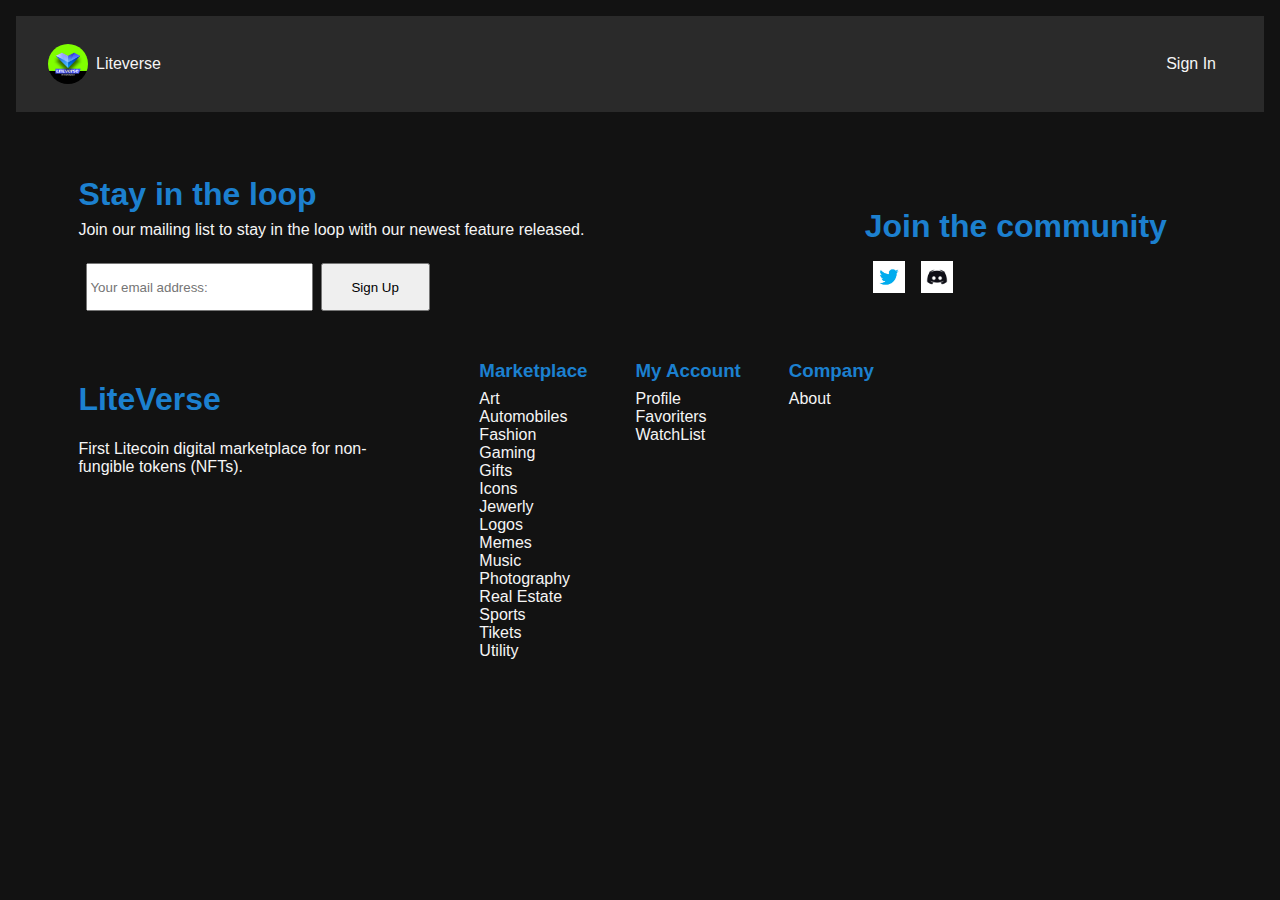
<file: 2. LiteVerse project - html & css/index.html>
<!DOCTYPE html>
<html>
  <head>
    <link rel="stylesheet" href="style.css" />
    <title>LiteVerseProject</title>
  </head>
  <body class="surface-card" text="black">
    <div
      class="_class_00"
      style="
        background-color: #2a2a2a;
        display: flex;
        flex-wrap: wrap;
        justify-content: space-between;
        padding: 1rem;
        padding-left: 2rem;
        padding-right: 2rem;
        height: 4rem;
      "
    >
      <div
        class="_class_00"
        style="display: flex; flex-wrap: wrap; align-items: center"
      >
        <img
          src="liteverse logo.jpg"
          style="width: 40px; border-radius: 50%; margin-right: 0.5rem"
        />
        <span>Liteverse</span>
      </div>
      <div class="_class_00" style="display: flex; align-items: center">
        <span style="margin-right: 1rem">Sign In</span>
      </div>
    </div>
    <div class="container">
      <div
        class="_class_00"
        style="
          display: flex;
          justify-content: space-between;
          margin-top: 4rem;
          margin-bottom: 3rem;
          height: 8.5rem;
        "
      >
        <div class="_class_00" style="width: 50%">
          <h1 style="color: #1c80cf; margin-top: 0rem; margin-bottom: 0.5rem">
            Stay in the loop
          </h1>
          <p style="margin-top: 0.5rem; margin-bottom: 0.5rem">
            Join our mailing list to stay in the loop with our newest feature
            released.
          </p>
          <div
            class="_class_00"
            style="
              margin-top: 1rem;
              margin-bottom: 0rem;
              display: flex !important;
              padding: 0.5rem;
              height: 3rem;
            "
          >
            <input
              type="text;"
              placeholder="Your email address: "
              style="width: 40%; margin-right: 0.5rem"
            />
            <button type="submit" label="Sign Up" style="width: 20%">
              <span>Sign Up</span>
            </button>
          </div>
        </div>
        <div class="_class_00" style="width: 30%">
          <h1 style="color: #1c80cf; margin-top: 2rem; margin-bottom: 0.5rem">
            Join the community
          </h1>
          <div class="_class_00" style="display: flex">
            <div>
              <a href="https://twitter.com/theliteverse">
                <img src="twitter1.png" style="height: 2rem; margin: 0.5rem" />
              </a>
            </div>
            <div>
              <a href="https://discord.com/invite/Ffs5fTuCf7">
                <img src="discord.jpg" style="height: 2rem; margin: 0.5rem" />
              </a>
            </div>
          </div>
        </div>
      </div>
      <div class="_class_00" style="display: flex; margin-bottom: 2rem">
        <div style="padding-right: 4rem; margin-bottom: 1rem; width: 30%">
          <span><h1 style="color: #1c80cf">LiteVerse</h1></span>
          <p>
            First Litecoin digital marketplace for non-fungible tokens (NFTs).
          </p>
        </div>
        <div style="width: 17, 5%; margin-right: 3rem">
          <h3 style="color: #1c80cf; margin: 0rem; margin-bottom: 0.5rem">
            Marketplace
          </h3>
          <div>Art</div>
          <div>Automobiles</div>
          <div>Fashion</div>
          <div>Gaming</div>
          <div>Gifts</div>
          <div>Icons</div>
          <div>Jewerly</div>
          <div>Logos</div>
          <div>Memes</div>
          <div>Music</div>
          <div>Photography</div>
          <div>Real Estate</div>
          <div>Sports</div>
          <div>Tikets</div>
          <div>Utility</div>
        </div>
        <div style="width: 17, 5%; margin-right: 3rem">
          <h3 style="color: #1c80cf; margin: 0rem; margin-bottom: 0.5rem">
            My Account
          </h3>
          <div>Profile</div>
          <div>Favoriters</div>
          <div>WatchList</div>
        </div>
        <div style="width: 17, 5%; margin-right: 3rem">
          <h3 style="color: #1c80cf; margin: 0rem; margin-bottom: 0.5rem">
            Company
          </h3>
          <div>About</div>
        </div>
      </div>
    </div>
  </body>
</html>
</file>
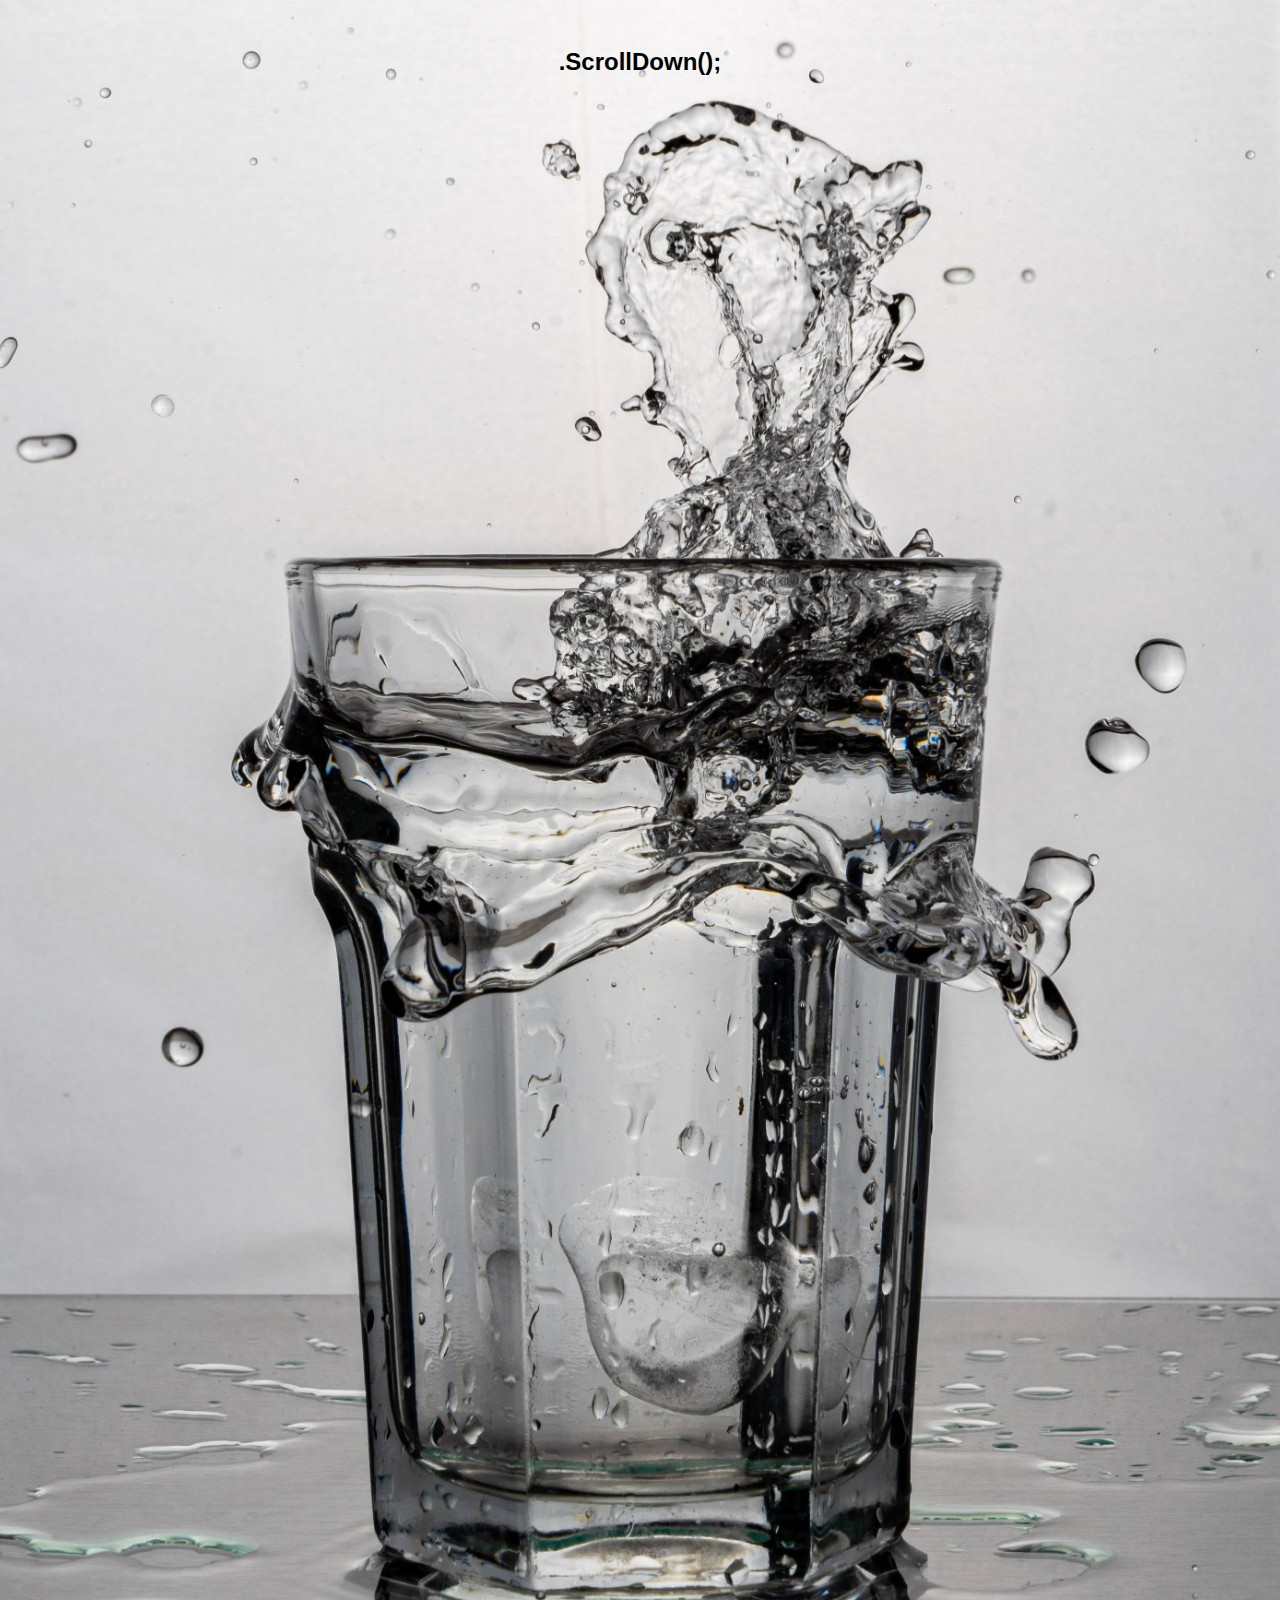
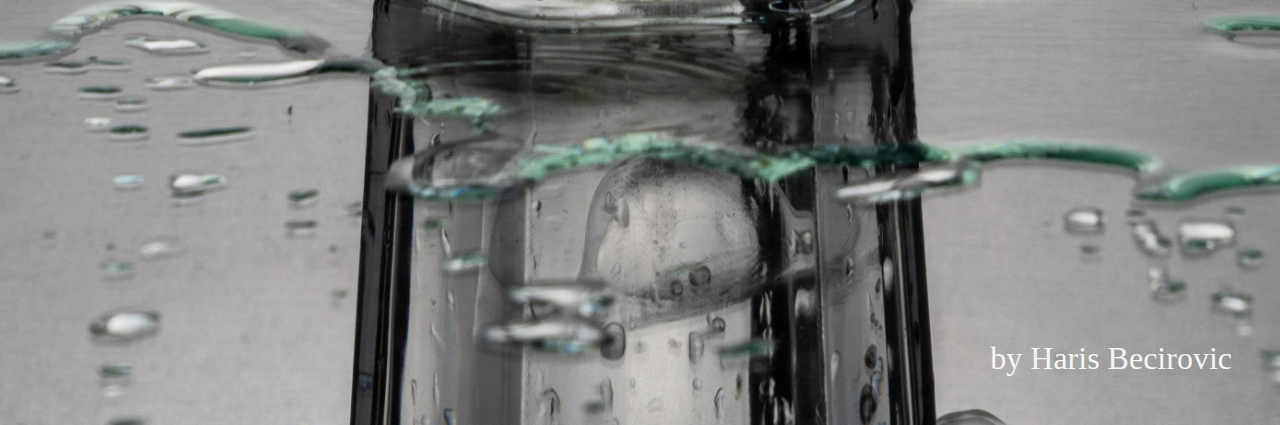
<file: 3. Parallax Scrolling Effect/index.html>
<!DOCTYPE html>
<html lang="en">
  <head>
    <meta charset="UTF-8" />
    <meta http-equiv="X-UA-Compatible" content="IE=edge" />
    <meta name="viewport" content="width=device-width, initial-scale=1.0" />
    <link rel="stylesheet" href="style.css" />
    <title>Document</title>
  </head>
  <body>
    <header>
      <div class="header-bg">
        <h1>.ScrollDown();</h1>
        <footer>by Haris Becirovic</footer>
      </div>
    </header>

    <script src="https://ajax.googleapis.com/ajax/libs/jquery/3.6.0/jquery.min.js"></script>
    <script src="main.js"></script>
  </body>
</html>
</file>
<file: 2. LiteVerse project - html & css/style.css>
.surface-card {
  background-color: #121212;
  font-family: "Yantramanav", sans-serif;
  margin: 1rem 1rem 1rem 1rem;
}

.container {
  width: 90%;
  margin: auto;
}

._class_00 {
  color: whitesmoke;
}
</file>
<file: 3. Parallax Scrolling Effect/style.css>
body {
  margin: 0;
}

header {
  position: relative;
  width: 100%;
  height: 75vh;
  background-color: #333;
  margin-bottom: 1000px;
  /*overflow: hidden; */
}

.header-bg {
  display: flex;
  flex-direction: column;
  justify-content: space-between;
  position: absolute;
  width: 100%;
  height: 300%;
  background-image: url(background-Water.jpg);
  background-repeat: no-repeat;
  background-size: cover;
  background-position: bottom;
}

h1 {
  display: flex;
  justify-content: center;
  margin-top: 3rem;
  font-size: 24px;
  font-family: arial;
}

footer {
  display: flex;
  justify-content: end;
  padding-right: 3rem;
  padding-bottom: 3rem;
  color: whitesmoke;
  font-size: 2rem;
}
</file>
